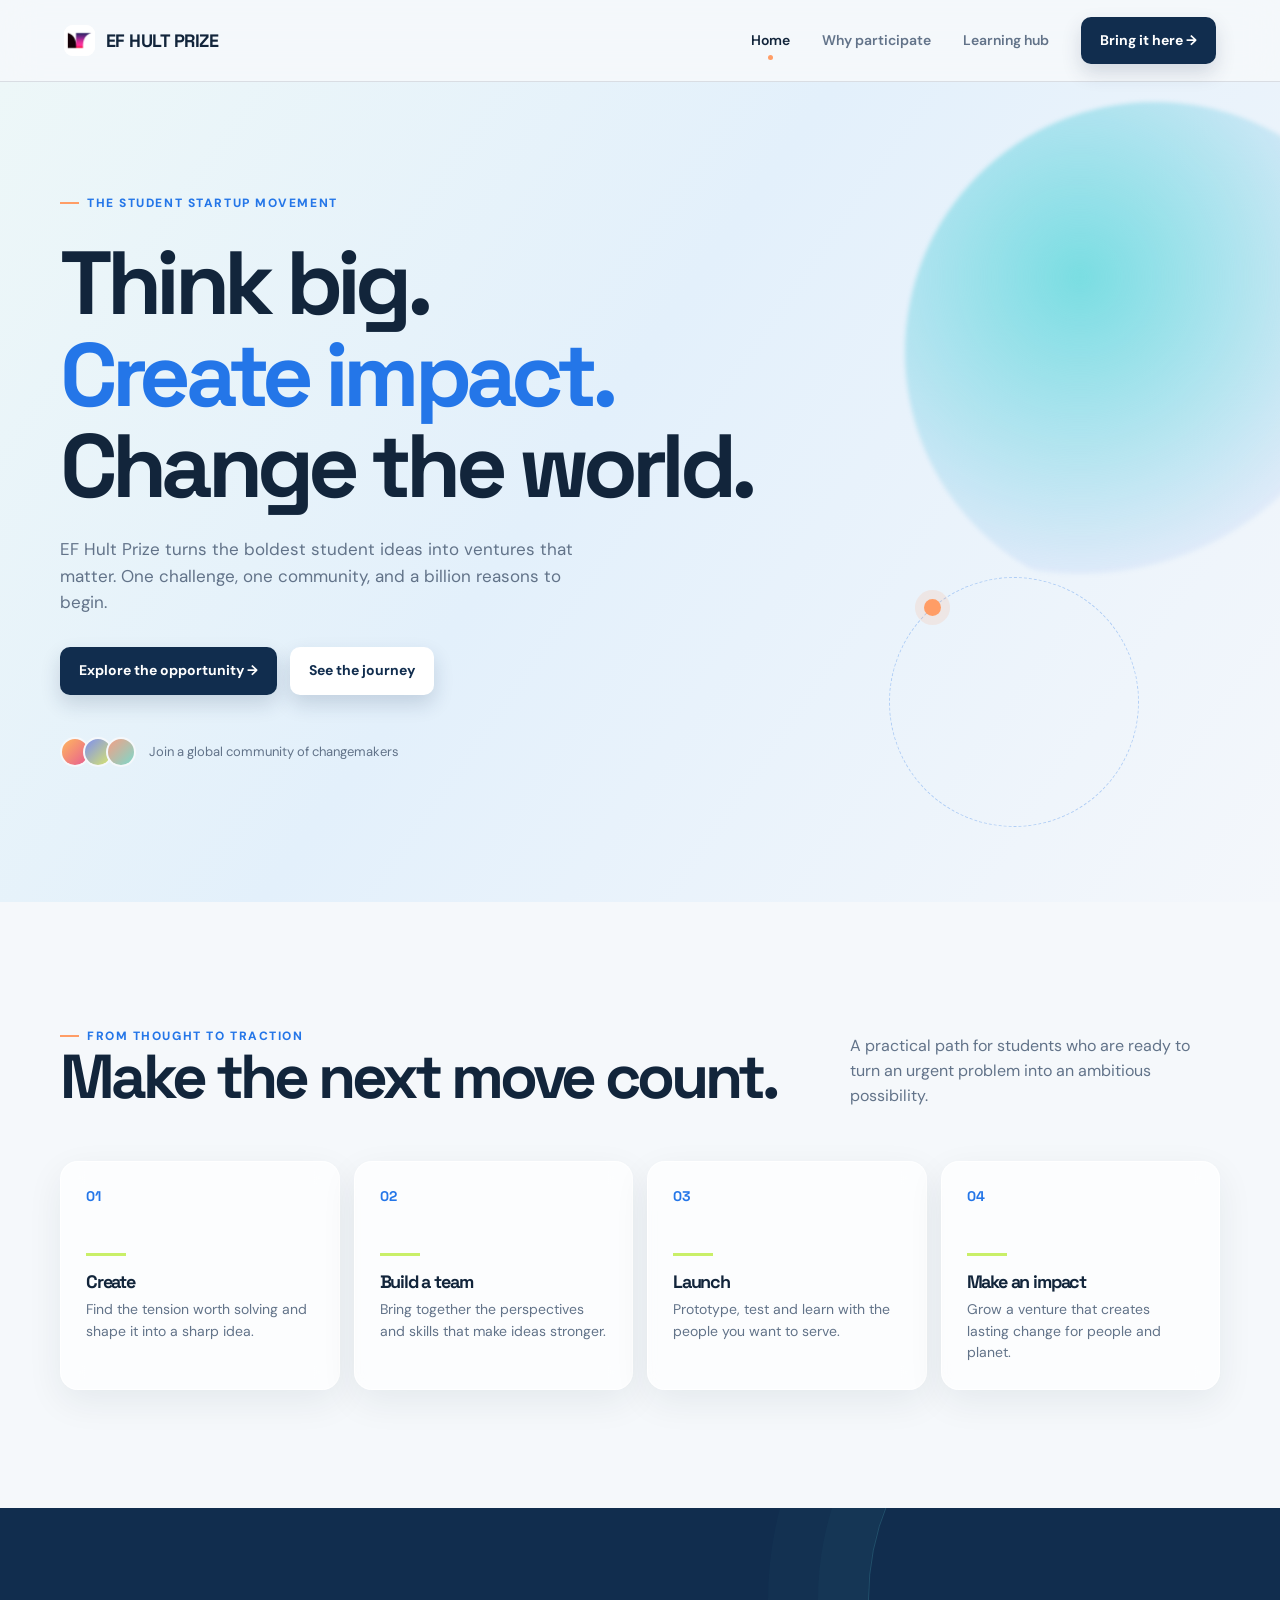
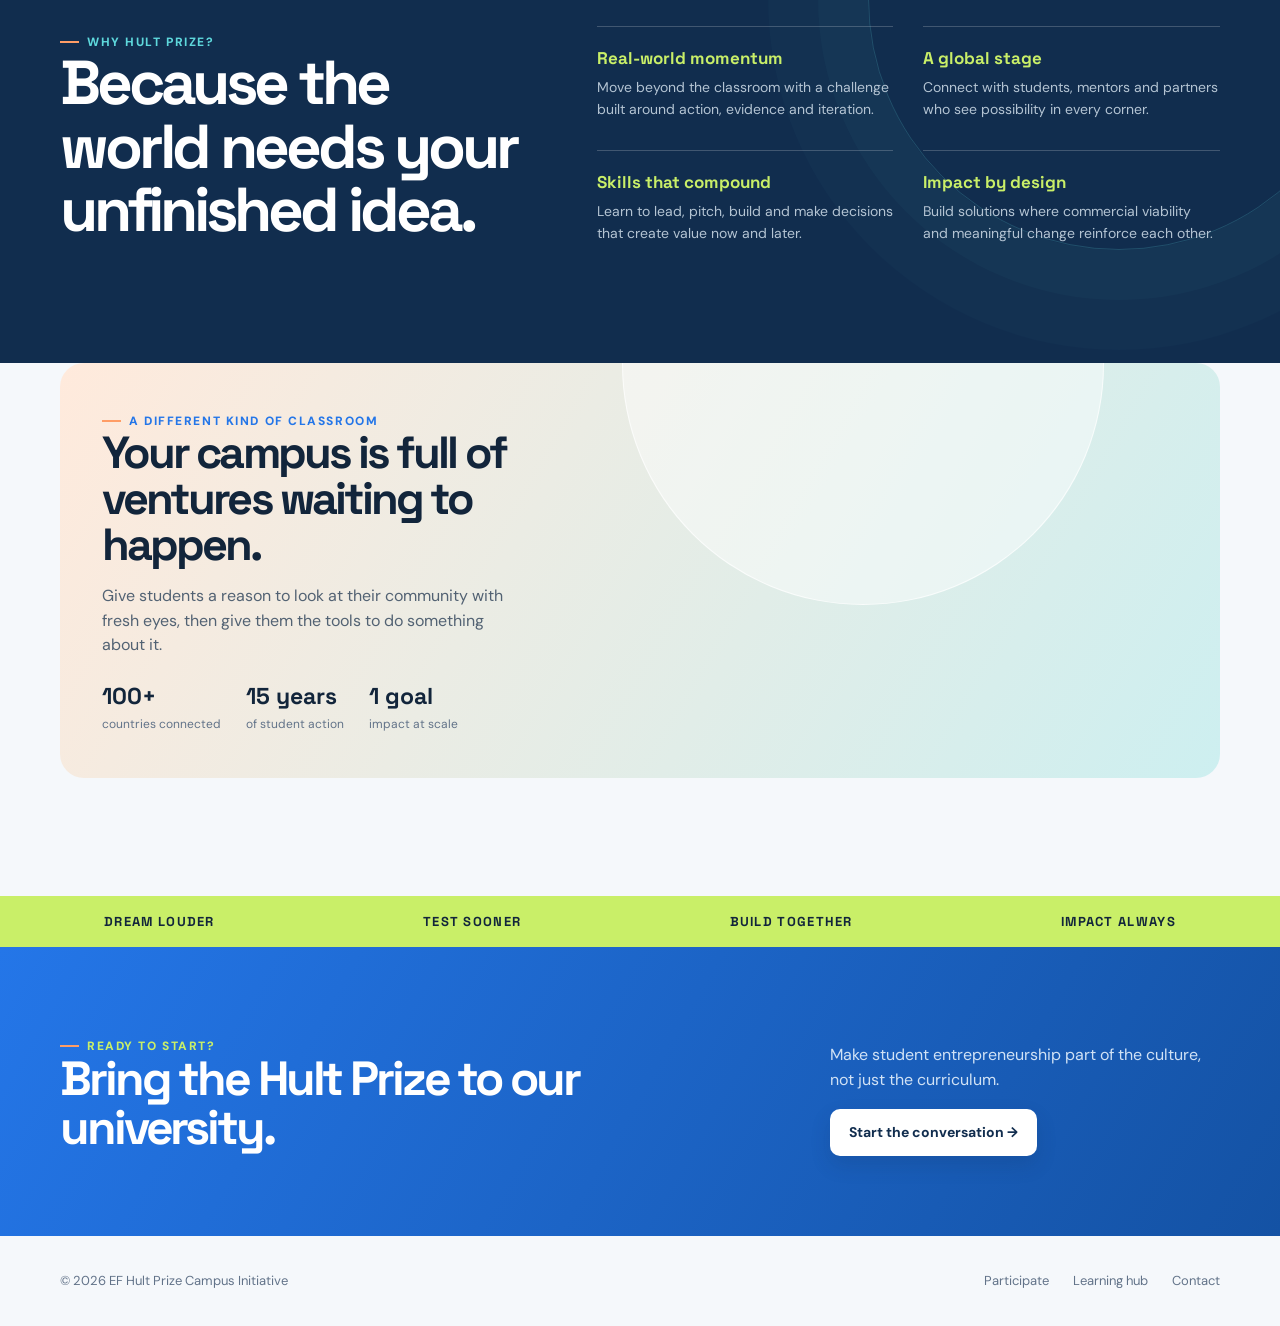
<file: index.html>
<!doctype html>
<html lang="en">
  <head>
    <meta charset="utf-8" />
    <meta name="viewport" content="width=device-width,initial-scale=1" />
    <title>EF Hult Prize | Ideas that matter</title>
    <link rel="preconnect" href="https://fonts.googleapis.com" />
    <link rel="preconnect" href="https://fonts.gstatic.com" crossorigin />
    <link
      href="https://fonts.googleapis.com/css2?family=DM+Sans:wght@400;500;600;700&family=Space+Grotesk:wght@500;600;700&display=swap"
      rel="stylesheet"
    />
    <link rel="stylesheet" href="styles.css" />
  </head>
  <body>
    <header class="topbar">
      <a class="brand" href="index.html"
        ><img class="brand-logo" src="hp_logo.webp" alt="Hult Prize logo" /> EF HULT PRIZE</a
      ><button class="menu-toggle" aria-label="Open menu">&#9776;</button>
      <nav class="nav">
        <a class="active" href="index.html">Home</a
        ><a href="participate.html">Why participate</a
        ><a href="hub.html">Learning hub</a
        ><a class="nav-cta" href="#cta">Bring it here &rarr;</a>
      </nav>
    </header>
    <main>
      <section class="hero">
        <div class="container hero-content">
          <span class="eyebrow">The student startup movement</span>
          <h1>
            Think big.<br /><span>Create impact.</span><br />Change the world.
          </h1>
          <p class="hero-copy">
            EF Hult Prize turns the boldest student ideas into ventures that
            matter. One challenge, one community, and a billion reasons to
            begin.
          </p>
          <div class="hero-actions">
            <a class="button" href="participate.html"
              >Explore the opportunity &rarr;</a
            ><a class="button light" href="#journey">See the journey</a>
          </div>
          <div class="hero-note">
            <div class="avatar-stack">
              <i class="avatar"></i><i class="avatar"></i><i class="avatar"></i>
            </div>
            Join a global community of changemakers
          </div>
        </div>
        <div class="hero-orbit"></div>
      </section>
      <section class="section" id="journey">
        <div class="container">
          <div class="section-head" data-reveal>
            <div>
              <span class="eyebrow">From thought to traction</span>
              <h2>Make the next move count.</h2>
            </div>
            <p>
              A practical path for students who are ready to turn an urgent
              problem into an ambitious possibility.
            </p>
          </div>
          <div class="steps">
            <article class="step-card" data-reveal>
              <div class="step-number">01</div>
              <div class="step-line"></div>
              <h3>Create</h3>
              <p>
                Find the tension worth solving and shape it into a sharp idea.
              </p>
            </article>
            <article class="step-card" data-reveal>
              <div class="step-number">02</div>
              <div class="step-line"></div>
              <h3>Build a team</h3>
              <p>
                Bring together the perspectives and skills that make ideas
                stronger.
              </p>
            </article>
            <article class="step-card" data-reveal>
              <div class="step-number">03</div>
              <div class="step-line"></div>
              <h3>Launch</h3>
              <p>
                Prototype, test and learn with the people you want to serve.
              </p>
            </article>
            <article class="step-card" data-reveal>
              <div class="step-number">04</div>
              <div class="step-line"></div>
              <h3>Make an impact</h3>
              <p>
                Grow a venture that creates lasting change for people and
                planet.
              </p>
            </article>
          </div>
        </div>
      </section>
      <section class="section why">
        <div class="container why-grid">
          <div data-reveal>
            <span class="eyebrow">Why Hult Prize?</span>
            <h2>Because the world needs your unfinished idea.</h2>
          </div>
          <div class="reason-list" data-reveal>
            <div class="reason">
              <strong>Real-world momentum</strong>
              <p>
                Move beyond the classroom with a challenge built around action,
                evidence and iteration.
              </p>
            </div>
            <div class="reason">
              <strong>A global stage</strong>
              <p>
                Connect with students, mentors and partners who see possibility
                in every corner.
              </p>
            </div>
            <div class="reason">
              <strong>Skills that compound</strong>
              <p>
                Learn to lead, pitch, build and make decisions that create value
                now and later.
              </p>
            </div>
            <div class="reason">
              <strong>Impact by design</strong>
              <p>
                Build solutions where commercial viability and meaningful change
                reinforce each other.
              </p>
            </div>
          </div>
        </div>
      </section>
      <section class="visual-band">
        <div class="container">
          <div class="visual-panel" data-reveal>
            <div class="visual-copy">
              <span class="eyebrow">A different kind of classroom</span>
              <h2>Your campus is full of ventures waiting to happen.</h2>
              <p>
                Give students a reason to look at their community with fresh
                eyes, then give them the tools to do something about it.
              </p>
              <div class="visual-stats">
                <div><strong>100+</strong><span>countries connected</span></div>
                <div>
                  <strong>15 years</strong><span>of student action</span>
                </div>
                <div><strong>1 goal</strong><span>impact at scale</span></div>
              </div>
            </div>
          </div>
        </div>
      </section>
      <div class="ticker">
        <div class="ticker-track">
          <span>Dream louder</span><span>Test sooner</span
          ><span>Build together</span><span>Impact always</span>
        </div>
      </div>
      <section class="cta-band" id="cta">
        <div class="container cta-inner">
          <div>
            <span class="eyebrow" style="color: var(--lime)"
              >Ready to start?</span
            >
            <h2>Bring the Hult Prize to our university.</h2>
          </div>
          <div>
            <p>
              Make student entrepreneurship part of the culture, not just the
              curriculum.
            </p>
            <a class="button light" href="mailto:hultprize@youruniversity.edu"
              >Start the conversation &rarr;</a
            >
          </div>
        </div>
      </section>
    </main>
    <footer class="footer">
      <div class="container footer-inner">
        <span>&copy; 2026 EF Hult Prize Campus Initiative</span>
        <div class="footer-links">
          <a href="participate.html">Participate</a
          ><a href="hub.html">Learning hub</a
          ><a href="mailto:hultprize@youruniversity.edu">Contact</a>
        </div>
      </div>
    </footer>
    <script src="script.js"></script>
  </body>
</html>
</file>
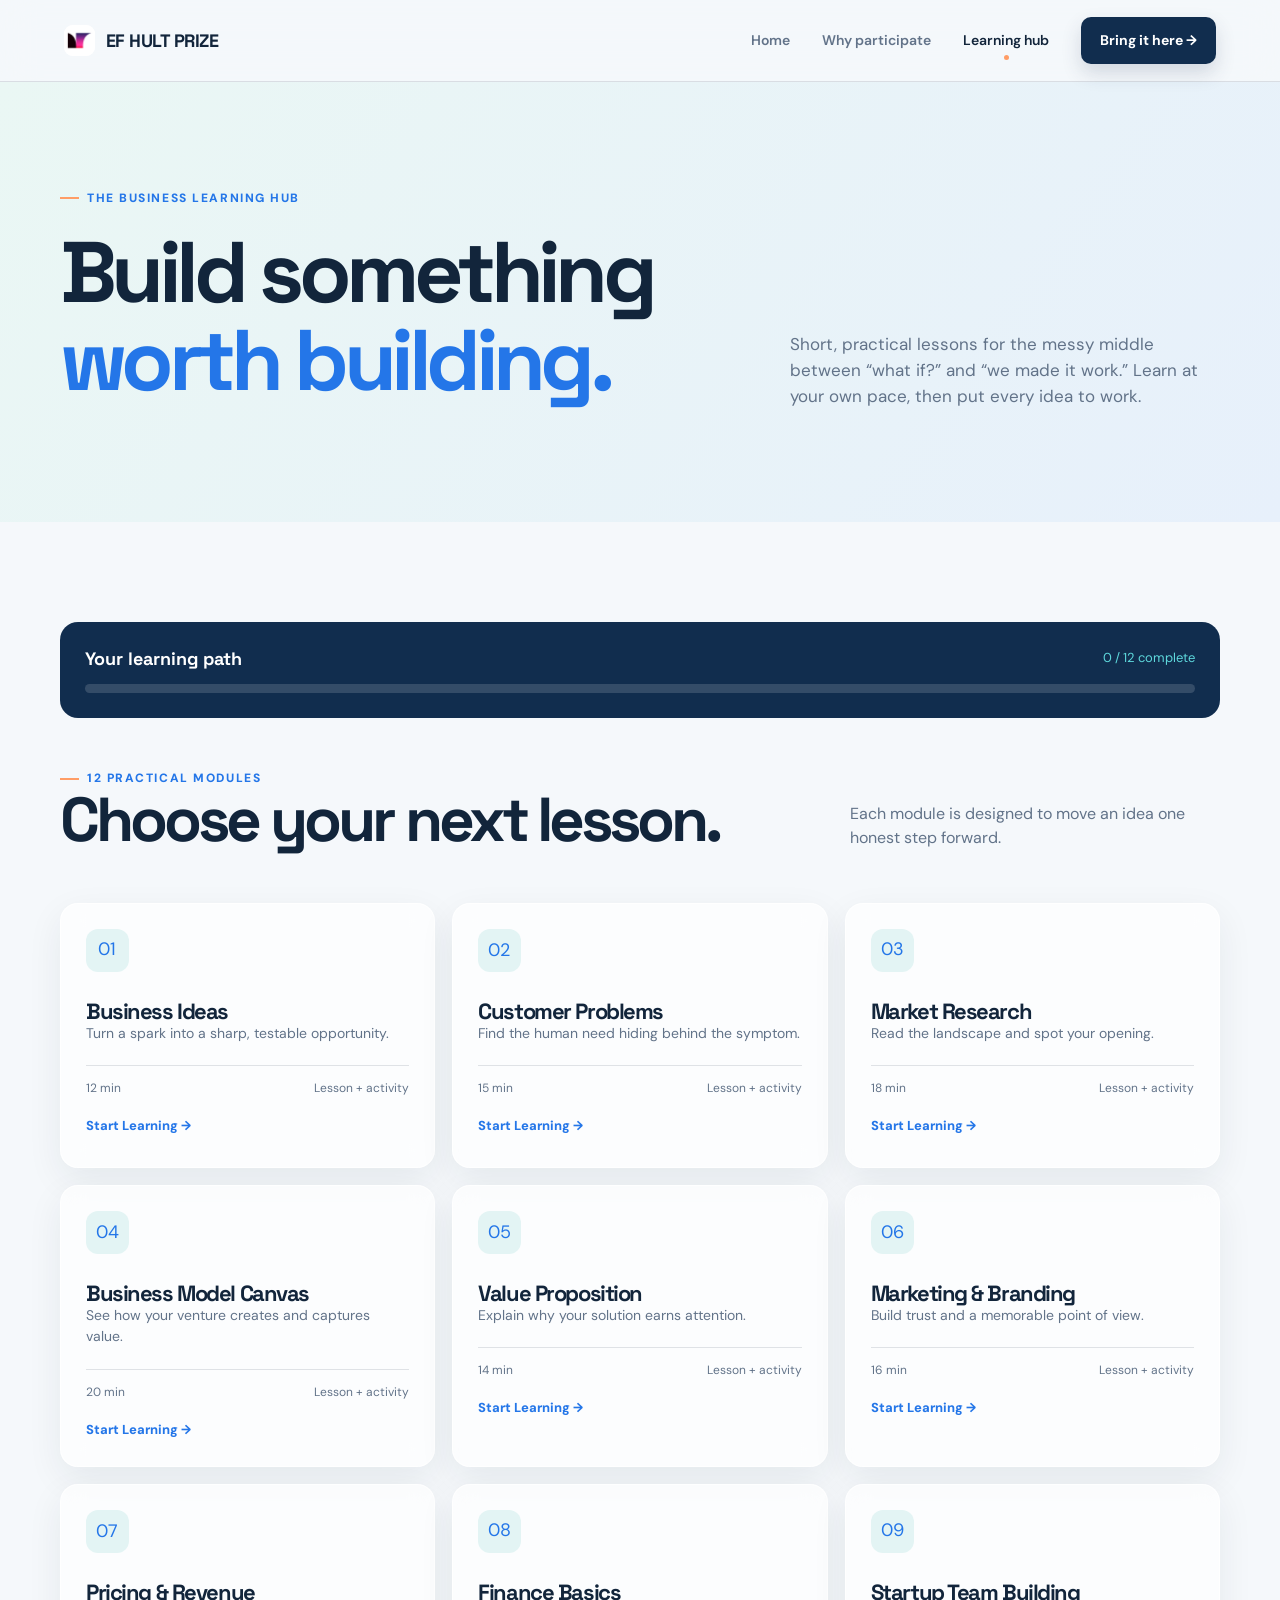
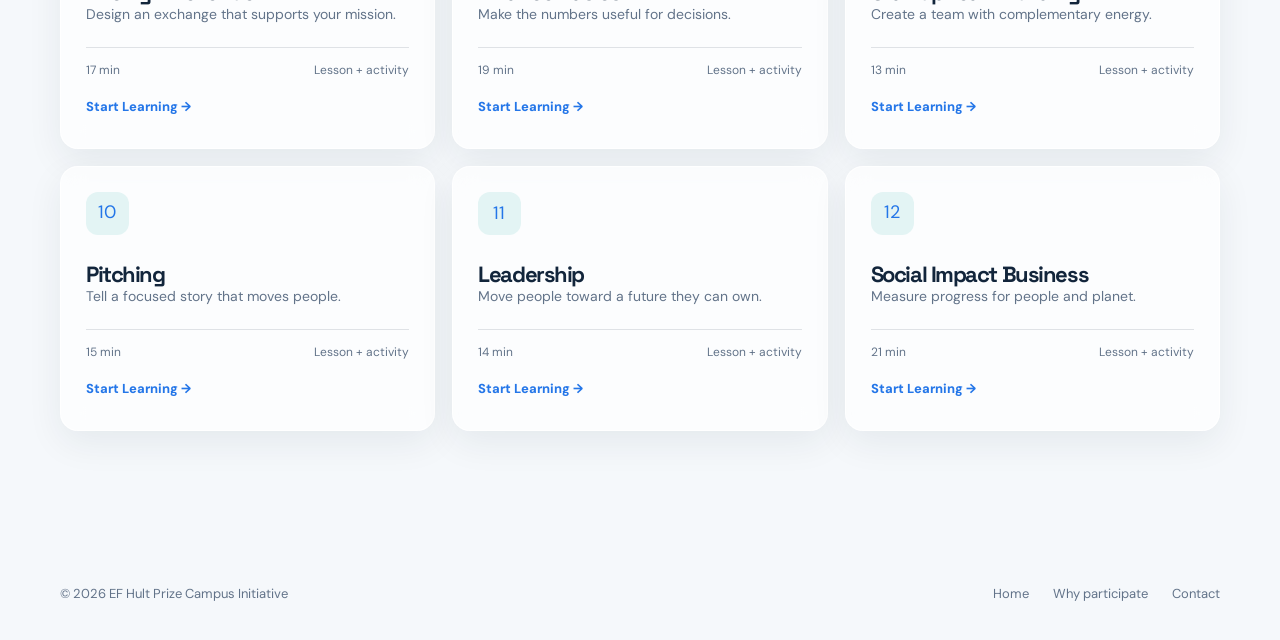
<file: hub.html>
<!doctype html>
<html lang="en">
  <head>
    <meta charset="utf-8" />
    <meta name="viewport" content="width=device-width,initial-scale=1" />
    <title>Business Learning Hub | EF Hult Prize</title>
    <link rel="preconnect" href="https://fonts.googleapis.com" />
    <link rel="preconnect" href="https://fonts.gstatic.com" crossorigin />
    <link
      href="https://fonts.googleapis.com/css2?family=DM+Sans:wght@400;500;600;700&family=Space+Grotesk:wght@500;600;700&display=swap"
      rel="stylesheet"
    />
    <link rel="stylesheet" href="styles.css" />
  </head>
  <body>
    <header class="topbar">
      <a class="brand" href="index.html"
        ><img class="brand-logo" src="hp_logo.webp" alt="Hult Prize logo" /> EF HULT PRIZE</a
      ><button class="menu-toggle" aria-label="Open menu">&#9776;</button>
      <nav class="nav">
        <a href="index.html">Home</a
        ><a href="participate.html">Why participate</a
        ><a class="active" href="hub.html">Learning hub</a
        ><a class="nav-cta" href="index.html#cta">Bring it here &rarr;</a>
      </nav>
    </header>
    <main>
      <section class="page-hero">
        <div class="container">
          <span class="eyebrow">The business learning hub</span>
          <div class="hub-intro">
            <div>
              <h1>
                Build something<br /><span style="color: var(--blue)"
                  >worth building.</span
                >
              </h1>
            </div>
            <p>
              Short, practical lessons for the messy middle between “what if?”
              and “we made it work.” Learn at your own pace, then put every idea
              to work.
            </p>
          </div>
        </div>
      </section>
      <section class="section" style="padding-top: 55px">
        <div class="container">
          <div class="progress-card" data-reveal>
            <div class="progress-top">
              <strong>Your learning path</strong
              ><span class="progress-number">0 / 12 complete</span>
            </div>
            <div class="progress-bar"><div class="progress-fill"></div></div>
          </div>
          <div class="section-head" data-reveal>
            <div>
              <span class="eyebrow">12 practical modules</span>
              <h2>Choose your next lesson.</h2>
            </div>
            <p>
              Each module is designed to move an idea one honest step forward.
            </p>
          </div>
          <div class="modules"></div>
        </div>
      </section>
    </main>
    <div class="modal-wrap">
      <div class="modal">
        <button class="close-modal" aria-label="Close lesson">&times;</button
        ><span class="lesson-label"></span>
        <h2></h2>
        <div class="lesson-content"></div>
        <div class="modal-footer">
          <small>Learn, test, reflect.</small
          ><button
            class="button"
            onclick="document.querySelector('.close-modal').click()"
          >
            Close lesson
          </button>
        </div>
      </div>
    </div>
    <footer class="footer">
      <div class="container footer-inner">
        <span>&copy; 2026 EF Hult Prize Campus Initiative</span>
        <div class="footer-links">
          <a href="index.html">Home</a
          ><a href="participate.html">Why participate</a
          ><a href="mailto:hultprize@youruniversity.edu">Contact</a>
        </div>
      </div>
    </footer>
    <script src="script.js"></script>
  </body>
</html>
</file>
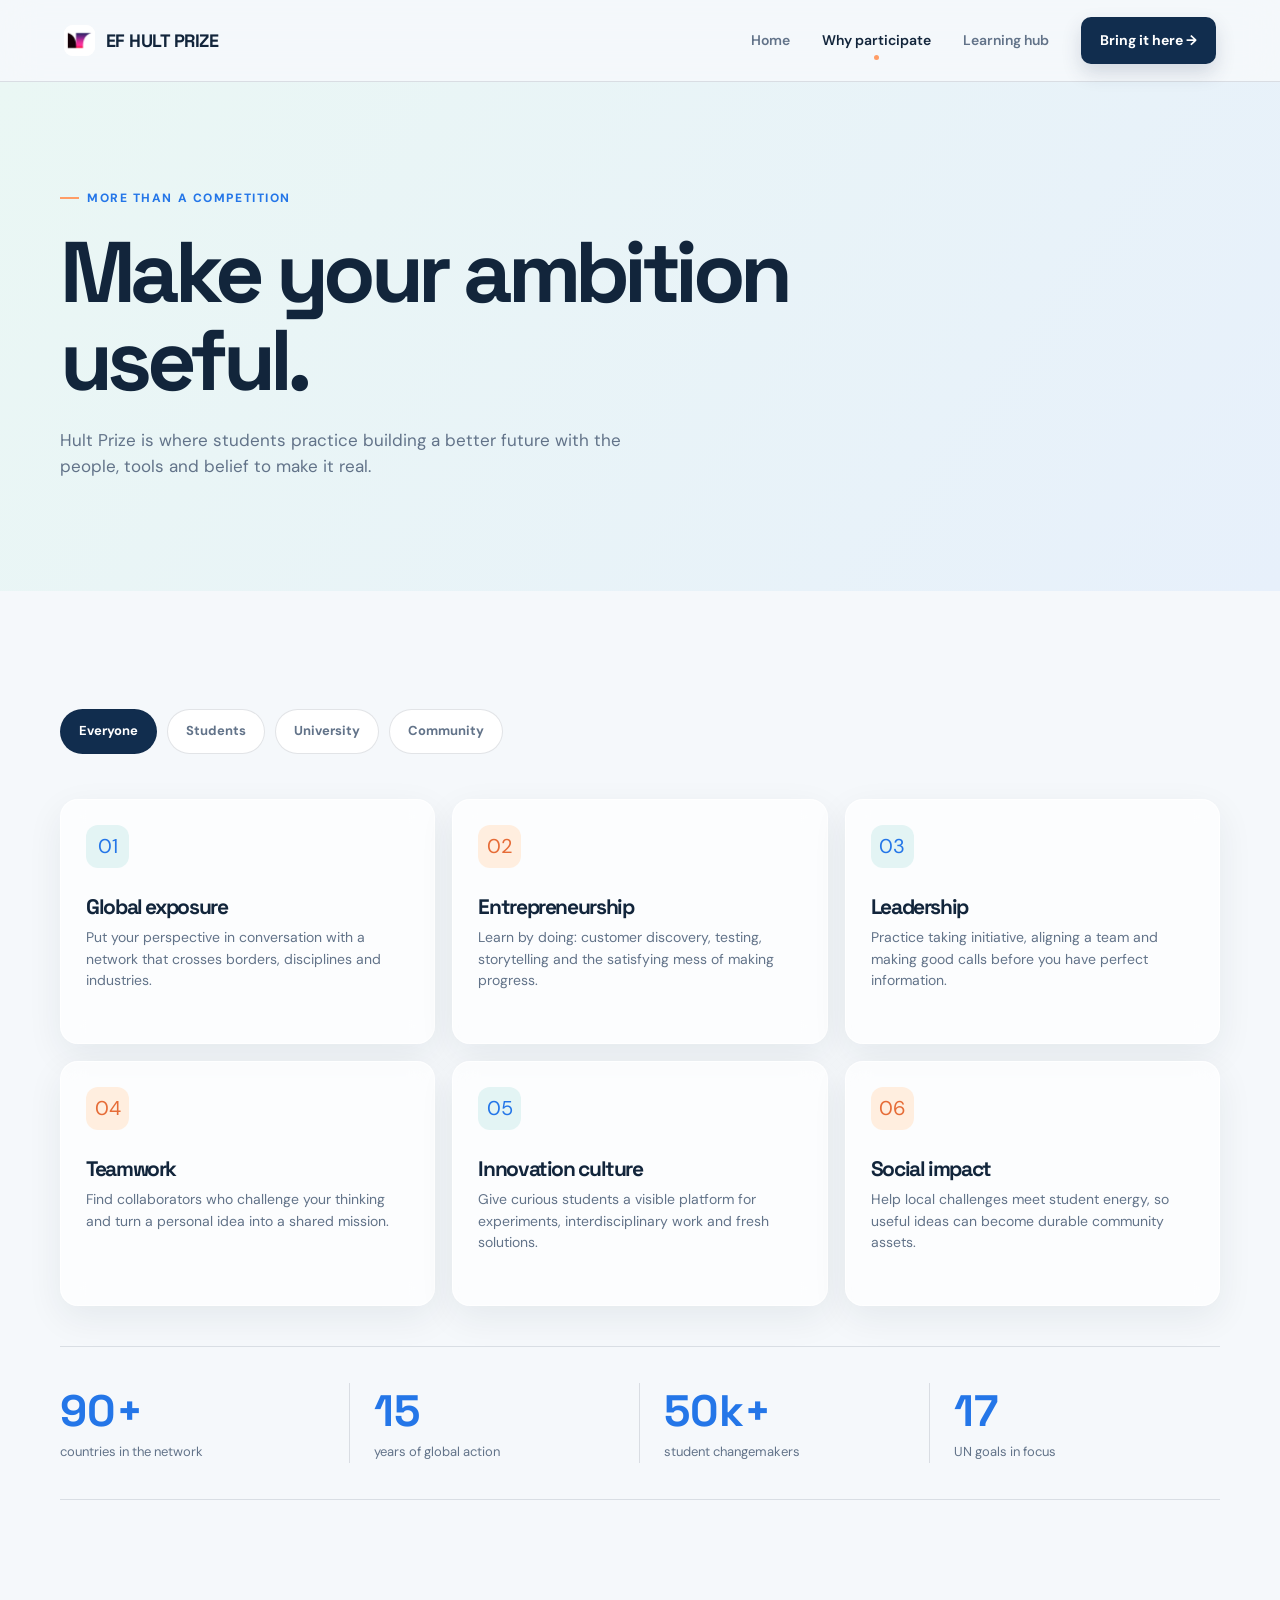
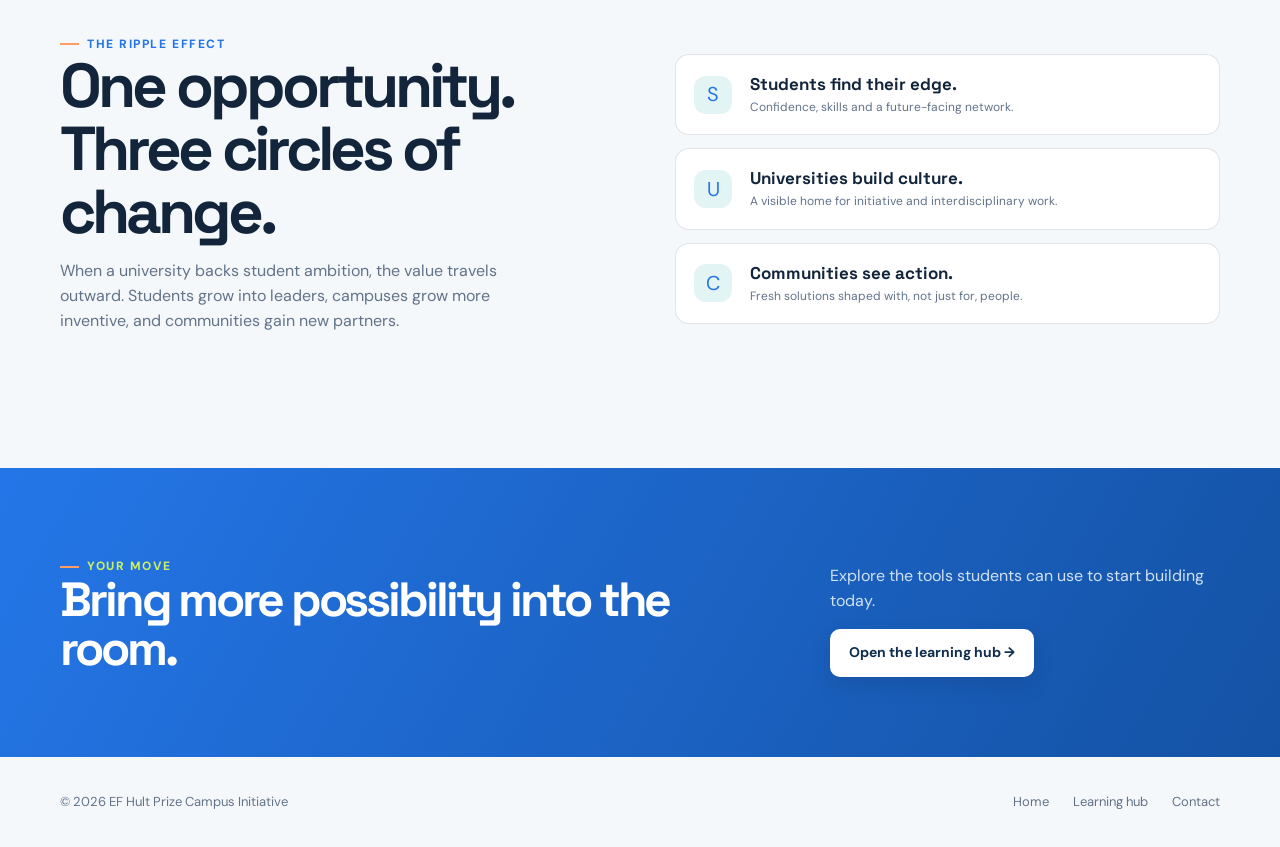
<file: participate.html>
<!doctype html>
<html lang="en">
  <head>
    <meta charset="utf-8" />
    <meta name="viewport" content="width=device-width,initial-scale=1" />
    <title>Why Participate | EF Hult Prize</title>
    <link rel="preconnect" href="https://fonts.googleapis.com" />
    <link rel="preconnect" href="https://fonts.gstatic.com" crossorigin />
    <link
      href="https://fonts.googleapis.com/css2?family=DM+Sans:wght@400;500;600;700&family=Space+Grotesk:wght@500;600;700&display=swap"
      rel="stylesheet"
    />
    <link rel="stylesheet" href="styles.css" />
  </head>
  <body>
    <header class="topbar">
      <a class="brand" href="index.html"
        ><img class="brand-logo" src="hp_logo.webp" alt="Hult Prize logo" /> EF HULT PRIZE</a
      ><button class="menu-toggle" aria-label="Open menu">&#9776;</button>
      <nav class="nav">
        <a href="index.html">Home</a
        ><a class="active" href="participate.html">Why participate</a
        ><a href="hub.html">Learning hub</a
        ><a class="nav-cta" href="index.html#cta">Bring it here &rarr;</a>
      </nav>
    </header>
    <main>
      <section class="page-hero">
        <div class="container">
          <span class="eyebrow">More than a competition</span>
          <h1>Make your ambition useful.</h1>
          <p>
            Hult Prize is where students practice building a better future with
            the people, tools and belief to make it real.
          </p>
        </div>
      </section>
      <section class="section">
        <div class="container">
          <div class="benefit-tabs">
            <button class="tab active" data-filter="all">Everyone</button
            ><button class="tab" data-filter="student">Students</button
            ><button class="tab" data-filter="university">University</button
            ><button class="tab" data-filter="community">Community</button>
          </div>
          <div class="benefit-grid">
            <article
              class="glass-card benefit-card"
              data-type="student"
              data-reveal
            >
              <div class="icon-box">01</div>
              <h3>Global exposure</h3>
              <p>
                Put your perspective in conversation with a network that crosses
                borders, disciplines and industries.
              </p>
            </article>
            <article
              class="glass-card benefit-card"
              data-type="student"
              data-reveal
            >
              <div class="icon-box">02</div>
              <h3>Entrepreneurship</h3>
              <p>
                Learn by doing: customer discovery, testing, storytelling and
                the satisfying mess of making progress.
              </p>
            </article>
            <article
              class="glass-card benefit-card"
              data-type="university"
              data-reveal
            >
              <div class="icon-box">03</div>
              <h3>Leadership</h3>
              <p>
                Practice taking initiative, aligning a team and making good
                calls before you have perfect information.
              </p>
            </article>
            <article
              class="glass-card benefit-card"
              data-type="student"
              data-reveal
            >
              <div class="icon-box">04</div>
              <h3>Teamwork</h3>
              <p>
                Find collaborators who challenge your thinking and turn a
                personal idea into a shared mission.
              </p>
            </article>
            <article
              class="glass-card benefit-card"
              data-type="university"
              data-reveal
            >
              <div class="icon-box">05</div>
              <h3>Innovation culture</h3>
              <p>
                Give curious students a visible platform for experiments,
                interdisciplinary work and fresh solutions.
              </p>
            </article>
            <article
              class="glass-card benefit-card"
              data-type="community"
              data-reveal
            >
              <div class="icon-box">06</div>
              <h3>Social impact</h3>
              <p>
                Help local challenges meet student energy, so useful ideas can
                become durable community assets.
              </p>
            </article>
          </div>
          <div class="stat-row" data-reveal>
            <div class="stat">
              <strong data-count="100" data-suffix="+">0</strong
              ><span>countries in the network</span>
            </div>
            <div class="stat">
              <strong data-count="15">0</strong
              ><span>years of global action</span>
            </div>
            <div class="stat">
              <strong data-count="50" data-suffix="k+">0</strong
              ><span>student changemakers</span>
            </div>
            <div class="stat">
              <strong data-count="17">0</strong><span>UN goals in focus</span>
            </div>
          </div>
        </div>
      </section>
      <section class="section" style="padding-top: 10px">
        <div class="container pathway">
          <div class="pathway-copy" data-reveal>
            <span class="eyebrow">The ripple effect</span>
            <h2>One opportunity. Three circles of change.</h2>
            <p>
              When a university backs student ambition, the value travels
              outward. Students grow into leaders, campuses grow more inventive,
              and communities gain new partners.
            </p>
          </div>
          <div class="pathway-list" data-reveal>
            <div class="pathway-item">
              <div class="icon-box">S</div>
              <div>
                <b>Students find their edge.</b
                ><span>Confidence, skills and a future-facing network.</span>
              </div>
            </div>
            <div class="pathway-item">
              <div class="icon-box">U</div>
              <div>
                <b>Universities build culture.</b
                ><span
                  >A visible home for initiative and interdisciplinary
                  work.</span
                >
              </div>
            </div>
            <div class="pathway-item">
              <div class="icon-box">C</div>
              <div>
                <b>Communities see action.</b
                ><span>Fresh solutions shaped with, not just for, people.</span>
              </div>
            </div>
          </div>
        </div>
      </section>
      <section class="cta-band">
        <div class="container cta-inner">
          <div>
            <span class="eyebrow" style="color: var(--lime)">Your move</span>
            <h2>Bring more possibility into the room.</h2>
          </div>
          <div>
            <p>Explore the tools students can use to start building today.</p>
            <a class="button light" href="hub.html"
              >Open the learning hub &rarr;</a
            >
          </div>
        </div>
      </section>
    </main>
    <footer class="footer">
      <div class="container footer-inner">
        <span>&copy; 2026 EF Hult Prize Campus Initiative</span>
        <div class="footer-links">
          <a href="index.html">Home</a><a href="hub.html">Learning hub</a
          ><a href="mailto:hultprize@youruniversity.edu">Contact</a>
        </div>
      </div>
    </footer>
    <script src="script.js"></script>
  </body>
</html>
</file>
<file: styles.css>
:root {
  --ink: #12253b;
  --muted: #627389;
  --paper: #f5f8fb;
  --white: #fff;
  --navy: #112d4e;
  --blue: #2476e8;
  --cyan: #5ed8dc;
  --lime: #c9ef68;
  --orange: #ff9d66;
  --line: rgba(18, 37, 59, 0.12);
  --shadow: 0 22px 70px rgba(18, 37, 59, 0.12);
  --display: "Space Grotesk", sans-serif;
  --body: "DM Sans", sans-serif;
}
* {
  box-sizing: border-box;
}
html {
  scroll-behavior: smooth;
}
body {
  margin: 0;
  background: var(--paper);
  color: var(--ink);
  font-family: var(--body);
  line-height: 1.55;
}
a {
  color: inherit;
  text-decoration: none;
}
button {
  font: inherit;
  cursor: pointer;
  border: 0;
}
img {
  max-width: 100%;
  display: block;
}
.topbar {
  height: 82px;
  display: flex;
  align-items: center;
  justify-content: space-between;
  padding: 0 clamp(22px, 5vw, 80px);
  position: relative;
  z-index: 20;
  background: rgba(245, 248, 251, 0.82);
  backdrop-filter: blur(18px);
  border-bottom: 1px solid var(--line);
}
.brand {
  display: flex;
  align-items: center;
  gap: 11px;
  font: 700 18px var(--display);
  letter-spacing: -0.03em;
}
.brand-logo {
  width: 31px;
  height: 31px;
  border-radius: 9px;
  object-fit: contain;
  background: #fff;
}
.brand-mark {
  width: 31px;
  height: 31px;
  border-radius: 9px;
  background: linear-gradient(135deg, var(--blue), var(--cyan));
  position: relative;
}
.brand-mark:after {
  content: "";
  position: absolute;
  inset: 7px;
  border: 2px solid white;
  border-radius: 4px;
  transform: rotate(45deg);
}
.nav {
  display: flex;
  align-items: center;
  gap: 32px;
  font-size: 14px;
  font-weight: 600;
  color: var(--muted);
}
.nav a {
  transition: 0.2s;
}
.nav a:hover,
.nav a.active {
  color: var(--ink);
}
.nav a.active:after {
  content: "";
  display: block;
  width: 5px;
  height: 5px;
  border-radius: 50%;
  background: var(--orange);
  margin: 4px auto -9px;
}
.nav-cta,
.button {
  display: inline-flex;
  align-items: center;
  justify-content: center;
  gap: 10px;
  padding: 13px 19px;
  border-radius: 10px;
  font-weight: 700;
  font-size: 14px;
  background: var(--navy);
  color: white;
  box-shadow: 0 9px 20px rgba(17, 45, 78, 0.16);
  transition: 0.25s;
}
.nav-cta:hover,
.button:hover {
  transform: translateY(-3px);
  box-shadow: 0 14px 28px rgba(17, 45, 78, 0.2);
}
.button.light {
  background: white;
  color: var(--navy);
}
.button.ghost {
  background: transparent;
  border: 1px solid rgba(255, 255, 255, 0.35);
  box-shadow: none;
}
.menu-toggle {
  display: none;
  background: none;
  font-size: 25px;
  color: var(--ink);
}
.container {
  width: min(1160px, calc(100% - 44px));
  margin: auto;
}
.eyebrow {
  display: inline-flex;
  gap: 8px;
  align-items: center;
  color: var(--blue);
  font-size: 12px;
  font-weight: 800;
  letter-spacing: 0.13em;
  text-transform: uppercase;
}
.eyebrow:before {
  content: "";
  width: 19px;
  height: 2px;
  background: var(--orange);
}
h1,
h2,
h3 {
  font-family: var(--display);
  letter-spacing: -0.065em;
  line-height: 1.02;
  margin: 0;
}
h1 {
  font-size: clamp(50px, 7vw, 93px);
  max-width: 820px;
}
h2 {
  font-size: clamp(37px, 5vw, 62px);
}
h3 {
  font-size: 22px;
}
.hero {
  min-height: 720px;
  display: flex;
  align-items: center;
  position: relative;
  overflow: hidden;
  background: linear-gradient(125deg, #edf7f8 0%, #e3f0fb 45%, #f4f7fb 100%);
}
.hero:before {
  content: "";
  position: absolute;
  width: 500px;
  height: 500px;
  right: -125px;
  top: 20px;
  background: radial-gradient(
    circle at 35% 35%,
    rgba(94, 216, 220, 0.8),
    rgba(36, 118, 232, 0.08) 64%,
    transparent 65%
  );
  border-radius: 50%;
  filter: blur(2px);
}
.hero-content {
  position: relative;
  z-index: 2;
  padding: 105px 0 135px;
}
.hero h1 {
  margin: 26px 0 24px;
}
.hero h1 span {
  color: var(--blue);
}
.hero-copy {
  max-width: 540px;
  color: var(--muted);
  font-size: 17px;
}
.hero-actions {
  display: flex;
  gap: 13px;
  margin-top: 32px;
  flex-wrap: wrap;
}
.hero-note {
  display: flex;
  align-items: center;
  gap: 13px;
  margin-top: 42px;
  font-size: 13px;
  color: var(--muted);
}
.avatar-stack {
  display: flex;
}
.avatar {
  width: 30px;
  height: 30px;
  border: 2px solid var(--paper);
  border-radius: 50%;
  margin-left: -7px;
  background: linear-gradient(135deg, #f49f85, #7cd9cb);
}
.avatar:first-child {
  margin-left: 0;
  background: linear-gradient(135deg, #ffb75e, #e75c91);
}
.avatar:nth-child(2) {
  background: linear-gradient(135deg, #7e8ff0, #d9e66c);
}
.hero-orbit {
  position: absolute;
  right: 11%;
  bottom: 75px;
  width: 250px;
  height: 250px;
  border: 1px dashed rgba(36, 118, 232, 0.3);
  border-radius: 50%;
  animation: spin 24s linear infinite;
}
.hero-orbit:after {
  content: "";
  position: absolute;
  width: 17px;
  height: 17px;
  background: var(--orange);
  border-radius: 50%;
  top: 21px;
  left: 34px;
  box-shadow: 0 0 0 9px rgba(255, 157, 102, 0.15);
}
@keyframes spin {
  to {
    transform: rotate(360deg);
  }
}
.section {
  padding: 118px 0;
}
.section-head {
  display: flex;
  justify-content: space-between;
  align-items: end;
  gap: 30px;
  margin-bottom: 52px;
}
.section-head p {
  max-width: 370px;
  color: var(--muted);
  margin: 0;
}
.steps {
  display: grid;
  grid-template-columns: repeat(4, 1fr);
  gap: 14px;
}
.step-card,
.glass-card {
  padding: 25px;
  border: 1px solid rgba(255, 255, 255, 0.8);
  border-radius: 18px;
  background: rgba(255, 255, 255, 0.68);
  box-shadow: 0 12px 36px rgba(18, 37, 59, 0.07);
  backdrop-filter: blur(12px);
  transition: 0.3s;
}
.step-card:hover,
.glass-card:hover {
  transform: translateY(-7px);
  box-shadow: var(--shadow);
}
.step-number {
  font: 700 14px var(--display);
  color: var(--blue);
  margin-bottom: 48px;
}
.step-card h3 {
  font-size: 18px;
  margin-bottom: 8px;
}
.step-card p,
.glass-card p {
  color: var(--muted);
  font-size: 14px;
  margin: 0;
}
.step-line {
  height: 3px;
  width: 40px;
  background: var(--lime);
  margin-bottom: 17px;
}
.why {
  background: var(--navy);
  color: white;
  position: relative;
  overflow: hidden;
}
.why:after {
  content: "";
  position: absolute;
  right: -90px;
  top: -160px;
  width: 500px;
  height: 500px;
  border: 1px solid rgba(94, 216, 220, 0.2);
  border-radius: 50%;
  box-shadow:
    0 0 0 50px rgba(94, 216, 220, 0.03),
    0 0 0 100px rgba(94, 216, 220, 0.02);
}
.why .section-head p {
  color: #b4c4d3;
}
.why .eyebrow {
  color: var(--cyan);
}
.why-grid {
  display: grid;
  grid-template-columns: 1fr 1.35fr;
  gap: 75px;
  position: relative;
  z-index: 1;
}
.why-grid h2 {
  max-width: 470px;
}
.reason-list {
  display: grid;
  grid-template-columns: 1fr 1fr;
  gap: 30px;
}
.reason {
  border-top: 1px solid rgba(255, 255, 255, 0.2);
  padding-top: 20px;
}
.reason strong {
  display: block;
  font: 700 17px var(--display);
  margin-bottom: 8px;
  color: var(--lime);
}
.reason p {
  color: #b4c4d3;
  font-size: 14px;
  margin: 0;
}
.visual-band {
  padding: 0 0 118px;
}
.visual-panel {
  background: linear-gradient(120deg, #ffeadc, #cdeff0);
  min-height: 375px;
  border-radius: 24px;
  position: relative;
  overflow: hidden;
  padding: 42px;
  display: flex;
  align-items: end;
}
.visual-panel:before {
  content: "";
  position: absolute;
  width: 480px;
  height: 480px;
  border-radius: 50%;
  right: 10%;
  top: -240px;
  background: rgba(255, 255, 255, 0.44);
  border: 1px solid rgba(255, 255, 255, 0.7);
}
.visual-copy {
  position: relative;
  z-index: 2;
  max-width: 420px;
}
.visual-copy h2 {
  font-size: 45px;
}
.visual-copy p {
  color: #526273;
}
.visual-stats {
  display: flex;
  gap: 25px;
  margin-top: 23px;
}
.visual-stats strong {
  font: 700 23px var(--display);
  display: block;
}
.visual-stats span {
  font-size: 12px;
  color: var(--muted);
}
.ticker {
  background: var(--lime);
  padding: 17px 0;
  overflow: hidden;
  white-space: nowrap;
}
.ticker-track {
  display: flex;
  justify-content: space-around;
  font: 700 13px var(--display);
  letter-spacing: 0.1em;
  text-transform: uppercase;
}
.cta-band {
  padding: 80px 0;
  background: linear-gradient(120deg, var(--blue), #1452a4);
  color: white;
}
.cta-inner {
  display: flex;
  justify-content: space-between;
  align-items: center;
  gap: 30px;
}
.cta-inner h2 {
  max-width: 620px;
  font-size: 48px;
}
.cta-inner p {
  color: #d1e2f5;
  max-width: 390px;
}
.footer {
  padding: 35px 0;
  color: var(--muted);
  font-size: 13px;
}
.footer-inner {
  display: flex;
  justify-content: space-between;
  gap: 25px;
}
.footer-links {
  display: flex;
  gap: 24px;
}
.page-hero {
  padding: 100px 0 95px;
  background: linear-gradient(125deg, #eaf7f4, #e7f0fb);
  position: relative;
  overflow: hidden;
}
.page-hero h1 {
  font-size: clamp(52px, 7vw, 86px);
  max-width: 820px;
  margin: 22px 0;
}
.page-hero p {
  max-width: 590px;
  color: var(--muted);
  font-size: 17px;
}
.benefit-tabs {
  display: flex;
  gap: 10px;
  flex-wrap: wrap;
  margin-bottom: 45px;
}
.tab {
  padding: 11px 18px;
  border-radius: 100px;
  border: 1px solid var(--line);
  background: white;
  color: var(--muted);
  font-weight: 700;
  font-size: 13px;
}
.tab.active {
  background: var(--navy);
  color: white;
}
.benefit-grid {
  display: grid;
  grid-template-columns: repeat(3, 1fr);
  gap: 17px;
}
.benefit-card {
  min-height: 245px;
}
.icon-box {
  width: 43px;
  height: 43px;
  display: grid;
  place-items: center;
  border-radius: 12px;
  background: #e3f4f4;
  color: var(--blue);
  font-size: 20px;
  margin-bottom: 28px;
}
.benefit-card:nth-child(2n) .icon-box {
  background: #ffeedf;
  color: #e66c37;
}
.benefit-card h3 {
  margin-bottom: 10px;
  font-size: 21px;
}
.stat-row {
  display: grid;
  grid-template-columns: repeat(4, 1fr);
  border-top: 1px solid var(--line);
  border-bottom: 1px solid var(--line);
  padding: 36px 0;
  margin-top: 40px;
}
.stat {
  padding: 0 24px;
  border-right: 1px solid var(--line);
}
.stat:first-child {
  padding-left: 0;
}
.stat:last-child {
  border: 0;
}
.stat strong {
  font: 700 44px var(--display);
  display: block;
  color: var(--blue);
}
.stat span {
  font-size: 13px;
  color: var(--muted);
}
.pathway {
  display: grid;
  grid-template-columns: 1fr 1fr;
  gap: 70px;
  align-items: center;
}
.pathway-copy p {
  color: var(--muted);
  max-width: 450px;
}
.pathway-list {
  display: grid;
  gap: 13px;
}
.pathway-item {
  display: flex;
  gap: 18px;
  align-items: center;
  padding: 18px;
  background: white;
  border-radius: 14px;
  border: 1px solid var(--line);
}
.pathway-item b {
  font: 700 17px var(--display);
}
.pathway-item span {
  display: block;
  font-size: 12px;
  color: var(--muted);
}
.pathway-item .icon-box {
  margin: 0;
  flex: none;
  width: 38px;
  height: 38px;
}
.hub-intro {
  display: flex;
  justify-content: space-between;
  gap: 30px;
  align-items: end;
}
.hub-intro p {
  color: var(--muted);
  max-width: 430px;
}
.progress-card {
  background: var(--navy);
  border-radius: 18px;
  padding: 25px;
  color: white;
  margin: 45px 0;
}
.progress-top {
  display: flex;
  justify-content: space-between;
  align-items: center;
  margin-bottom: 14px;
}
.progress-top strong {
  font: 700 18px var(--display);
}
.progress-top span {
  color: var(--cyan);
  font-size: 13px;
}
.progress-bar {
  height: 9px;
  border-radius: 10px;
  background: rgba(255, 255, 255, 0.15);
  overflow: hidden;
}
.progress-fill {
  height: 100%;
  width: 0;
  background: linear-gradient(90deg, var(--lime), var(--cyan));
  border-radius: 10px;
  transition: 1s;
}
.modules {
  display: grid;
  grid-template-columns: repeat(3, 1fr);
  gap: 17px;
}
.module-card {
  position: relative;
  min-height: 265px;
}
.module-card .icon-box {
  font-size: 18px;
}
.module-meta {
  display: flex;
  justify-content: space-between;
  color: var(--muted);
  font-size: 12px;
  margin-top: 21px;
  padding-top: 13px;
  border-top: 1px solid var(--line);
}
.start-btn {
  margin-top: 18px;
  background: none;
  color: var(--blue);
  font-weight: 800;
  font-size: 13px;
  padding: 0;
}
.module-card.complete {
  border-color: var(--cyan);
  background: #f3ffff;
}
.module-card.complete:after {
  content: "COMPLETED";
  position: absolute;
  right: 20px;
  top: 21px;
  color: #4fa5a6;
  font-size: 10px;
  font-weight: 800;
  letter-spacing: 0.1em;
}
.modal-wrap {
  position: fixed;
  inset: 0;
  background: rgba(10, 25, 43, 0.7);
  z-index: 50;
  display: none;
  place-items: center;
  padding: 20px;
}
.modal-wrap.open {
  display: grid;
}
.modal {
  width: min(620px, 100%);
  max-height: 90vh;
  overflow: auto;
  background: var(--paper);
  border-radius: 20px;
  padding: 34px;
  position: relative;
  box-shadow: 0 30px 100px rgba(0, 0, 0, 0.35);
}
.close-modal {
  position: absolute;
  right: 18px;
  top: 18px;
  width: 34px;
  height: 34px;
  border-radius: 50%;
  background: white;
  color: var(--muted);
  font-size: 20px;
}
.modal h2 {
  font-size: 37px;
  margin: 10px 0 16px;
}
.lesson-label {
  font-size: 11px;
  letter-spacing: 0.12em;
  text-transform: uppercase;
  color: var(--blue);
  font-weight: 800;
}
.lesson-box {
  background: white;
  padding: 20px;
  border-radius: 12px;
  margin-top: 24px;
  border: 1px solid var(--line);
}
.lesson-box h4 {
  font: 700 15px var(--display);
  margin: 0 0 7px;
}
.lesson-box p {
  color: var(--muted);
  font-size: 14px;
  margin: 0 0 13px;
}
.quiz-options {
  display: grid;
  gap: 8px;
  margin-top: 10px;
}
.quiz-option {
  padding: 11px 13px;
  background: var(--paper);
  border: 1px solid var(--line);
  border-radius: 8px;
  text-align: left;
  font-size: 13px;
}
.quiz-option.correct {
  background: #e8f8d9;
  border-color: #9bd45c;
}
.quiz-option.wrong {
  background: #ffe5dc;
  border-color: #f2a38b;
}
.modal-footer {
  display: flex;
  justify-content: space-between;
  align-items: center;
  margin-top: 24px;
}
.modal-footer small {
  color: var(--muted);
}
[data-reveal] {
  opacity: 0;
  transform: translateY(22px);
  transition:
    opacity 0.7s ease,
    transform 0.7s ease;
}
[data-reveal].revealed {
  opacity: 1;
  transform: none;
}
@media (max-width: 800px) {
  .nav {
    display: none;
    position: absolute;
    top: 81px;
    left: 0;
    right: 0;
    background: var(--paper);
    padding: 25px 22px;
    flex-direction: column;
    align-items: flex-start;
    border-bottom: 1px solid var(--line);
    box-shadow: var(--shadow);
  }
  .nav.open {
    display: flex;
  }
  .nav-cta {
    display: none;
  }
  .menu-toggle {
    display: block;
  }
  .hero {
    min-height: auto;
  }
  .hero-content {
    padding: 80px 0 110px;
  }
  .hero-orbit {
    right: -70px;
    bottom: 20px;
    width: 180px;
    height: 180px;
  }
  .steps,
  .benefit-grid,
  .modules {
    grid-template-columns: 1fr 1fr;
  }
  .why-grid,
  .pathway {
    grid-template-columns: 1fr;
    gap: 40px;
  }
  .section {
    padding: 82px 0;
  }
  .section-head,
  .hub-intro,
  .cta-inner {
    display: block;
  }
  .section-head p,
  .hub-intro p {
    margin-top: 18px;
  }
  .cta-inner p {
    margin: 18px 0 25px;
  }
  .visual-panel {
    min-height: 410px;
  }
  .reason-list {
    gap: 20px;
  }
  .stat-row {
    grid-template-columns: 1fr 1fr;
    gap: 22px;
  }
  .stat {
    padding: 0;
    border: 0;
  }
  .stat:nth-child(odd) {
    border-right: 1px solid var(--line);
  }
  .stat strong {
    font-size: 35px;
  }
}
@media (max-width: 520px) {
  .container {
    width: min(100% - 34px, 1160px);
  }
  h1 {
    font-size: 49px;
  }
  .hero-copy {
    font-size: 15px;
  }
  .steps,
  .benefit-grid,
  .modules {
    grid-template-columns: 1fr;
  }
  .step-card {
    min-height: 200px;
  }
  .step-number {
    margin-bottom: 32px;
  }
  .reason-list {
    grid-template-columns: 1fr;
  }
  .visual-panel {
    padding: 27px;
  }
  .visual-copy h2 {
    font-size: 37px;
  }
  .footer-inner {
    display: block;
  }
  .footer-links {
    margin-top: 17px;
  }
  .page-hero {
    padding: 75px 0;
  }
  .page-hero h1 {
    font-size: 50px;
  }
  .modal {
    padding: 27px 21px;
  }
  .modal h2 {
    font-size: 31px;
  }
}
</file>
